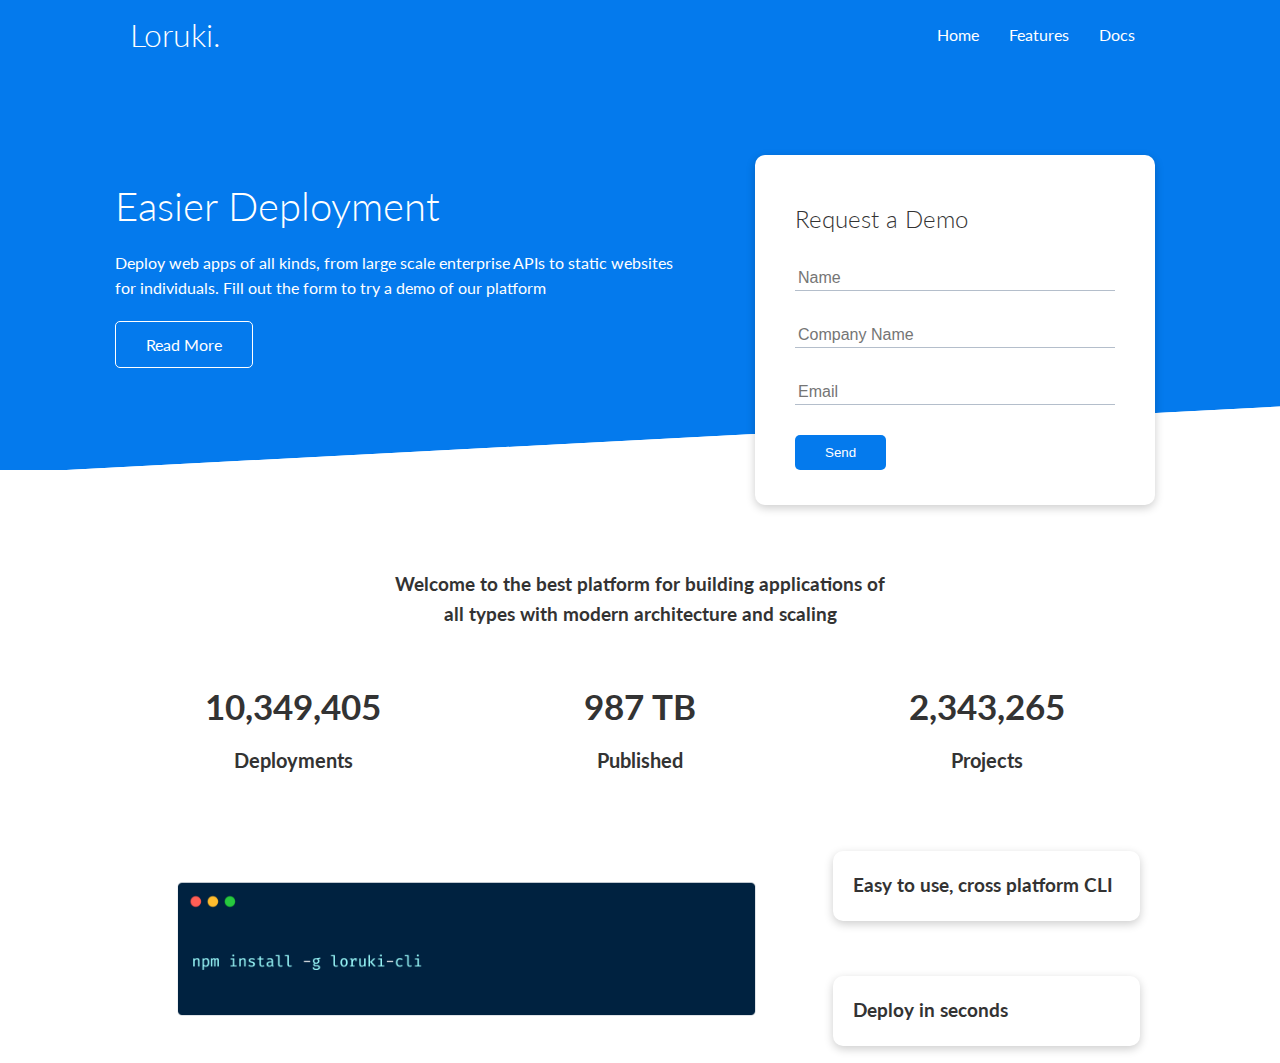
<file: index.html>
<!DOCTYPE html>
<html lang="en">
<head>
  <meta charset="UTF-8">
  <meta http-equiv="X-UA-Compatible" content="IE=edge">
  <meta name="viewport" content="width=device-width, initial-scale=1.0">
  <link rel="stylesheet" href="https://cdnjs.cloudflare.com/ajax/libs/font-awesome/5.15.1/css/all.min.css" integrity="sha512-+4zCK9k+qNFUR5X+cKL9EIR+ZOhtIloNl9GIKS57V1MyNsYpYcUrUeQc9vNfzsWfV28IaLL3i96P9sdNyeRssA==" crossorigin="anonymous" />
  <link rel="stylesheet" type="text/css" href="./css/utilities.css">
  <link rel="stylesheet" type="text/css" href="./css/style.css">
  <title>Loruki | Cloud Hosting For Everyone</title>
</head>
<body>
    <!-- Navbar -->
    <div class="navbar">
      <div class="container flex">
        <h1 class="logo">Loruki.</h1>
        <nav>
          <ul>
            <li><a href="index.html">Home</a></li>
            <li><a href="features.html">Features</a></li>
            <li><a href="docs.html">Docs</a></li>
          </ul>
        </nav>
      </div>
    </div>

    <!-- Showcase -->
    <section class="showcase">
      <div class="container grid">
        <div class="showcase-text">
          <h1>Easier Deployment</h1>
          <p>Deploy web apps of all kinds, from large scale enterprise APIs to static websites for individuals. Fill out the form to try a demo of our platform</p>
          <a href="features.html" class="btn btn-outline">Read More</a>
        </div>

        <div class="showcase-form card">
          <h2>Request a Demo</h2>
          <form>
            <div class="form-control">
              <input type="text" name="name" placeholder="Name" required>
            </div>
            <div class="form-control">
              <input type="text" name="company" placeholder="Company Name" required>
            </div>
            <div class="form-control">
              <input type="email" name="email" placeholder="Email" required>
            </div>
            <input type="submit" value="Send" class="btn btn-primary">
          </form>
        </div>
      </div>
    </section>

    <!-- Stats -->
    <section class="stats">
      <div class="container">
        <h3 class="stats-heading text-center my-1">
          Welcome to the best platform for building applications of all types with modern architecture and scaling
        </h3>
        
        <div class="grid grid-3 text-center my-4">
          <div>
            <i class="fas fa-server fa-3x"></i>
              <h3>10,349,405</h3>
              <p class="text-secondary">Deployments</p>
          </div>
          <div>
            <i class="fas fa-upload fa-3x"></i>
              <h3>987 TB</h3>
              <p class="text-secondary">Published</p>
          </div>
          <div>
            <i class="fas fa-project-diagram fa-3x"></i>
              <h3>2,343,265</h3>
              <p class="text-secondary">Projects</p>
          </div>
        </div>
      </div>
    </section>

    <!-- Cli -->
    <section class="cli">
      <div class="container grid">
        <img src="/images/cli.png" alt="cli">
        <div class="card">
          <h3>Easy to use, cross platform CLI</h3>
        </div>
        <div class="card">
          <h3>Deploy in seconds</h3>
        </div>
      </div>
    </section>
</body>
</html>
</file>
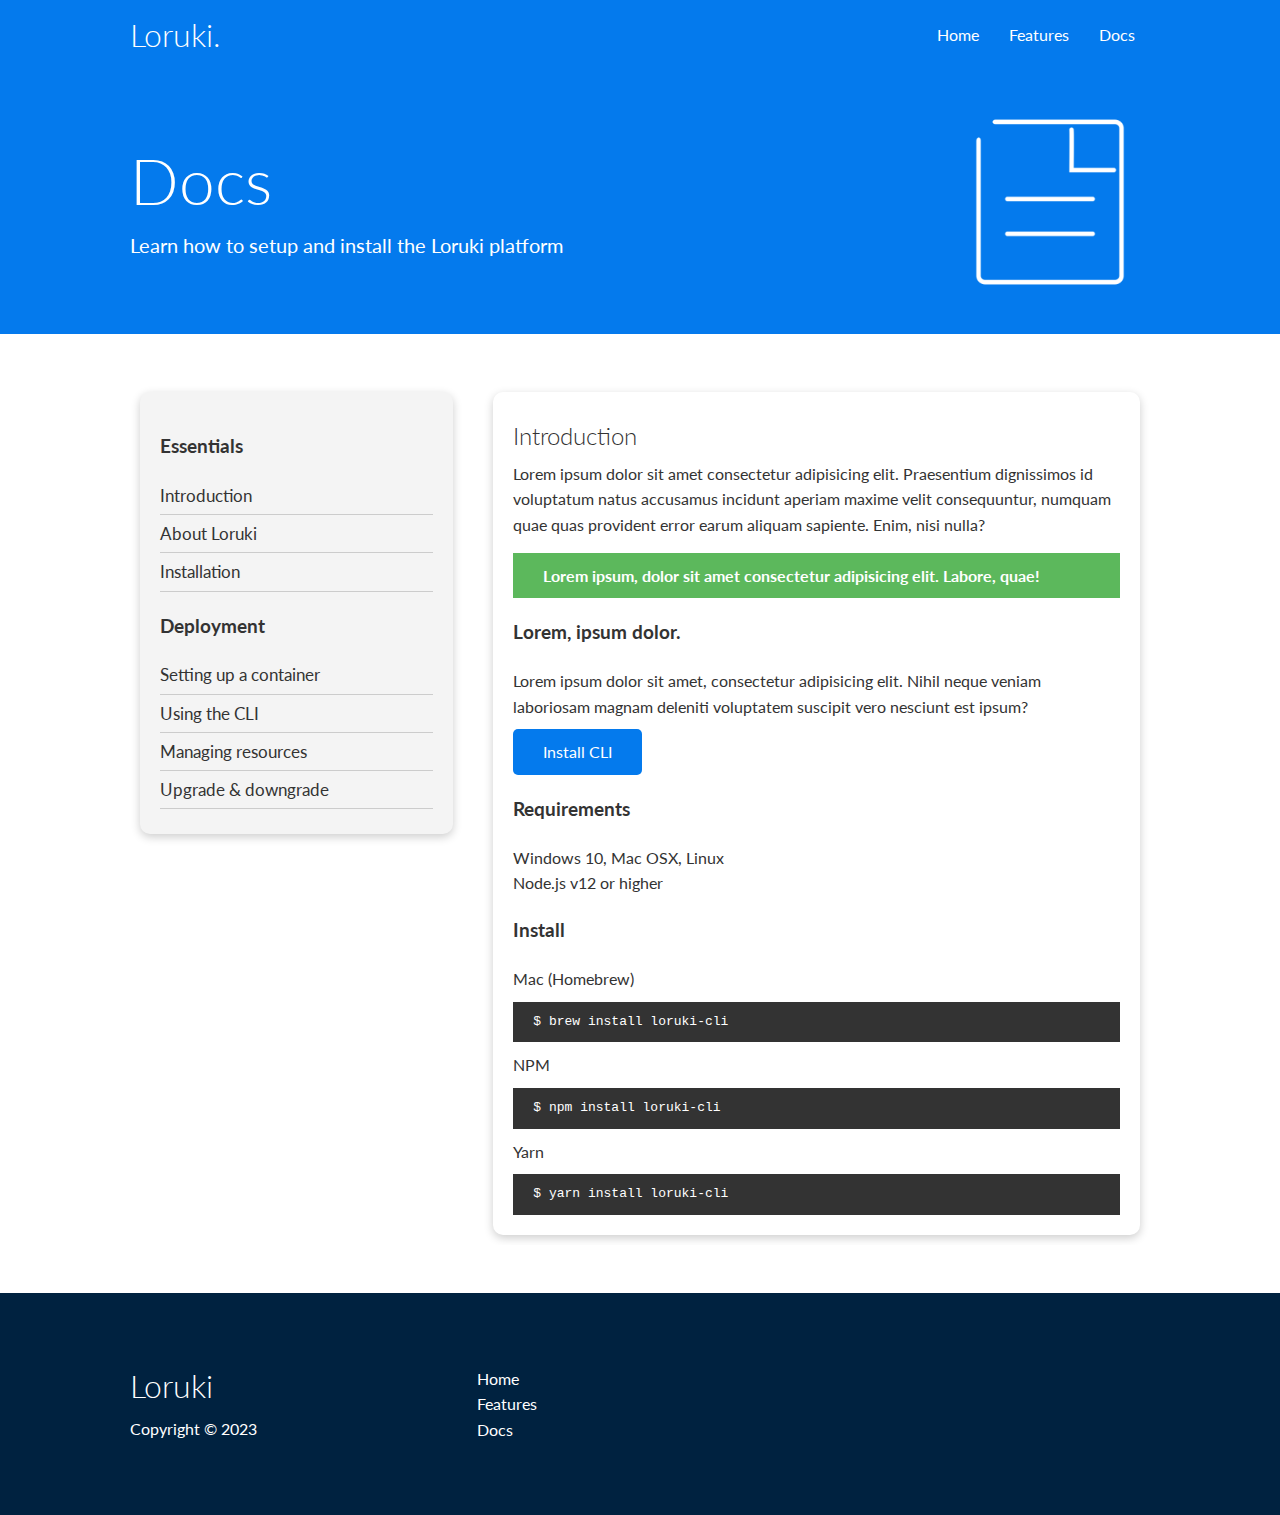
<file: docs.html>
<!DOCTYPE html>
<html lang="en">
<head>
  <meta charset="UTF-8">
  <meta http-equiv="X-UA-Compatible" content="IE=edge">
  <meta name="viewport" content="width=device-width, initial-scale=1.0">
  <link rel="stylesheet" href="https://cdnjs.cloudflare.com/ajax/libs/font-awesome/5.15.1/css/all.min.css" integrity="sha512-+4zCK9k+qNFUR5X+cKL9EIR+ZOhtIloNl9GIKS57V1MyNsYpYcUrUeQc9vNfzsWfV28IaLL3i96P9sdNyeRssA==" crossorigin="anonymous" />
  <link rel="stylesheet" type="text/css" href="./css/utilities.css">
  <link rel="stylesheet" type="text/css" href="./css/style.css">
  <title>Loruki | Cloud Hosting For Everyone</title>
</head>
<body>
    <!-- Navbar -->
    <div class="navbar">
      <div class="container flex">
        <h1 class="logo">Loruki.</h1>
        <nav>
          <ul>
            <li><a href="index.html">Home</a></li>
            <li><a href="features.html">Features</a></li>
            <li><a href="docs.html">Docs</a></li>
          </ul>
        </nav>
      </div>
    </div>

    <!-- Head -->
    <section class="docs-head bg-primary py-3">
      <div class="container grid">
        <div>
          <h1 class="xl">Docs</h1>
          <p class="lead">
            Learn how to setup and install the Loruki platform
          </p>
        </div>
            <img src="./images/docs.png" alt="docs">
        </div>
    </section>
    <!-- Docs main -->
    <section class="docs-main my-4">
      <div class="container grid">
        <div class="card bg-light p-3">
          <h3 class="my-2">Essentials</h3>
          <nav>
            <ul>
              <li><a href="#">Introduction</a></li>
              <li><a href="#">About Loruki</a></li>
              <li><a href="#">Installation</a></li>
            </ul>
          </nav>

          <h3 class="my-2">Deployment</h3>
          <nav>
            <ul>
              <li><a href="#">Setting up a container</a></li>
              <li><a href="#">Using the CLI</a></li>
              <li><a href="#">Managing resources</a></li>
              <li><a href="#">Upgrade & downgrade</a></li>
            </ul>
          </nav>
        </div>

        <div class="card">
          <h2>Introduction</h2>
          <p>Lorem ipsum dolor sit amet consectetur adipisicing elit. Praesentium dignissimos id voluptatum natus accusamus incidunt aperiam maxime velit consequuntur, numquam quae quas provident error earum aliquam sapiente. Enim, nisi nulla?</p>
          <div class="alert alert-success">
            <i class="fas fa-info"></i> Lorem ipsum, dolor sit amet consectetur adipisicing elit. Labore, quae!
          </div>
          <h3>Lorem, ipsum dolor.</h3>
          <p>Lorem ipsum dolor sit amet, consectetur adipisicing elit. Nihil neque veniam laboriosam magnam deleniti voluptatem suscipit vero nesciunt est ipsum?</p>
          <a href="#" class="btn btn-primary">Install CLI</a>

          <h3>Requirements</h3>
          <ul>
            <li>Windows 10, Mac OSX, Linux</li>
            <li>Node.js v12 or higher</li>
          </ul>

          <h3>Install</h3>
          <p>Mac (Homebrew)</p>
          <pre><code>$ brew install loruki-cli</code></pre>
          <p>NPM</p>
          <pre><code>$ npm install loruki-cli</code></pre>
          <p>Yarn</p>
          <pre><code>$ yarn install loruki-cli</code></pre>

        </div>
      </div>
    </section>


    <!-- Footer -->
    <footer class="footer bg-dark py-5">
      <div class="container grid grid-3">
        <div>
          <h1>Loruki</h1>
          <p>Copyright &copy; 2023</p>
        </div>
        <nav>
          <ul>
            <li><a href="index.html">Home</a></li>
            <li><a href="features.html">Features</a></li>
            <li><a href="docs.html">Docs</a></li>
          </ul>
        </nav>
        <div class="social">
          <a href="#"><i class="fab fa-github fa-2x"></i></a>
          <a href="#"><i class="fab fa-facebook fa-2x"></i></a>
          <a href="#"><i class="fab fa-instagram fa-2x"></i></a>
          <a href="#"><i class="fab fa-twitter fa-2x"></i></a>
        </div>
      </div>
    </footer>

</body>
</html>
</file>
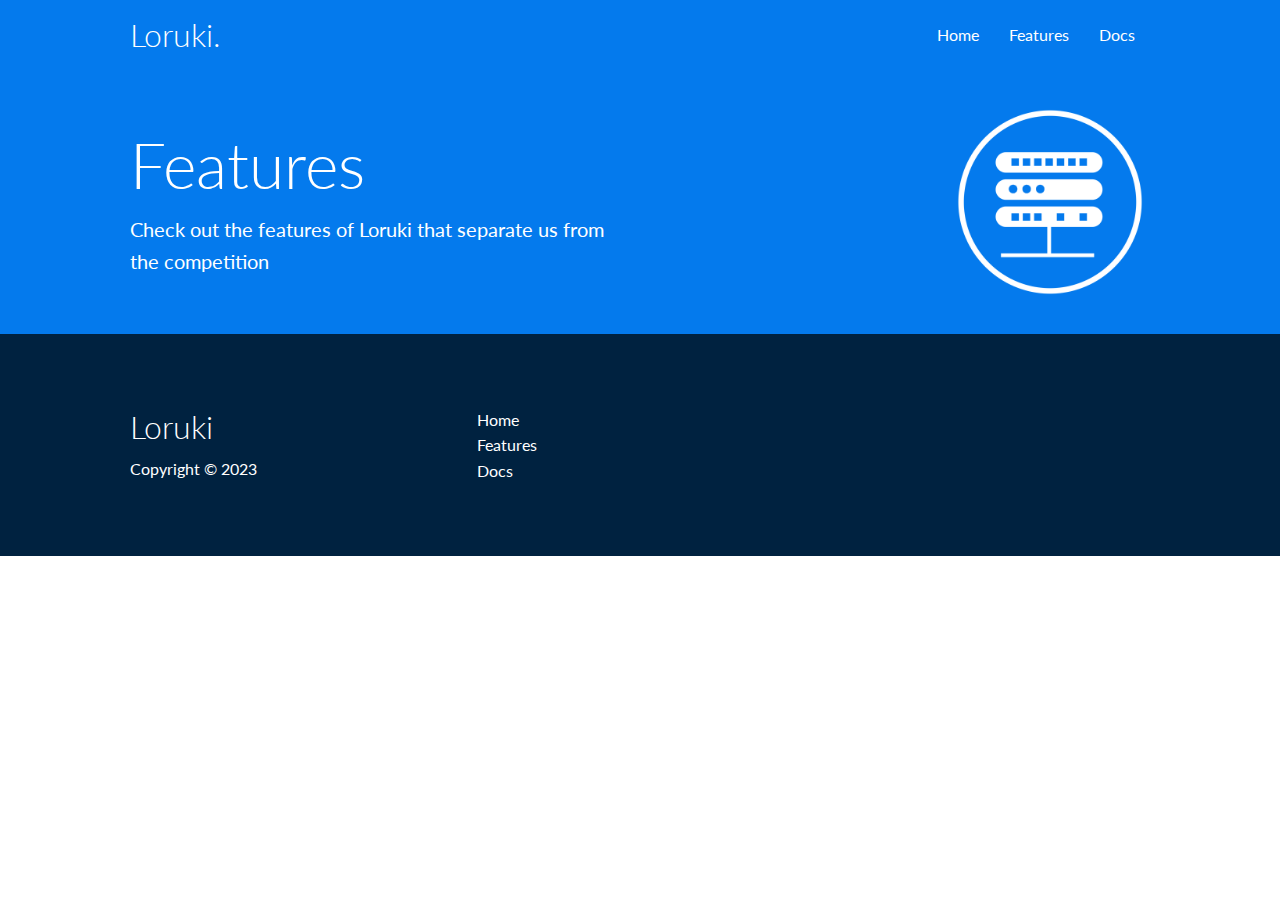
<file: features.html>
<!DOCTYPE html>
<html lang="en">
<head>
  <meta charset="UTF-8">
  <meta http-equiv="X-UA-Compatible" content="IE=edge">
  <meta name="viewport" content="width=device-width, initial-scale=1.0">
  <link rel="stylesheet" href="https://cdnjs.cloudflare.com/ajax/libs/font-awesome/5.15.1/css/all.min.css" integrity="sha512-+4zCK9k+qNFUR5X+cKL9EIR+ZOhtIloNl9GIKS57V1MyNsYpYcUrUeQc9vNfzsWfV28IaLL3i96P9sdNyeRssA==" crossorigin="anonymous" />
  <link rel="stylesheet" type="text/css" href="./css/utilities.css">
  <link rel="stylesheet" type="text/css" href="./css/style.css">
  <title>Loruki | Cloud Hosting For Everyone</title>
</head>
<body>
    <!-- Navbar -->
    <div class="navbar">
      <div class="container flex">
        <h1 class="logo">Loruki.</h1>
        <nav>
          <ul>
            <li><a href="index.html">Home</a></li>
            <li><a href="features.html">Features</a></li>
            <li><a href="docs.html">Docs</a></li>
          </ul>
        </nav>
      </div>
    </div>

    <!-- Head -->
    <section class="features-head bg-primary py-3">
      <div class="container grid">
        <div>
          <h1 class="xl">Features</h1>
          <p class="lead">
            Check out the features of Loruki that separate us from the competition
          </p>
        </div>
        <img src="images/server.png" alt="server">
      </div>
    </section>

    <!-- Footer -->
    <footer class="footer bg-dark py-5">
      <div class="container grid grid-3">
        <div>
          <h1>Loruki</h1>
          <p>Copyright &copy; 2023</p>
        </div>
        <nav>
          <ul>
            <li><a href="index.html">Home</a></li>
            <li><a href="features.html">Features</a></li>
            <li><a href="docs.html">Docs</a></li>
          </ul>
        </nav>
        <div class="social">
          <a href="#"><i class="fab fa-github fa-2x"></i></a>
          <a href="#"><i class="fab fa-facebook fa-2x"></i></a>
          <a href="#"><i class="fab fa-instagram fa-2x"></i></a>
          <a href="#"><i class="fab fa-twitter fa-2x"></i></a>
        </div>
      </div>
    </footer>

</body>
</html>
</file>
<file: css/utilities.css>
.container {
  max-width: 1100px;
  margin: 0 auto;
  overflow: auto;
  padding: 0 40px;
}

.card {
  background-color: #fff;
  color: #333;
  border-radius: 10px;
  box-shadow: 0 3px 10px rgba(0, 0, 0, 0.2);
  padding: 20px;
  margin: 10px;
}

.btn {
  display: inline-block;
  padding: 10px 30px;
  cursor: pointer;
  background: var(--primary-color);
  color: #fff;
  border: none;
  border-radius: 5px;
}

.btn-outline {
  background-color: transparent;
  border: 1px solid #fff;
}

.btn:hover {
  transform: scale(0.98);
}

/* Backgrounds & colored buttons */
.bg-primary,
.btn-primary {
  background-color: var(--primary-color);
  color: #fff;
}

.bg-secondary,
.btn-secondary {
  background-color: var(--secondary-color);
  color: #fff;
}

.bg-dark,
.btn-dark {
  background-color: var(--dark-color);
  color: #fff;
}

.bg-primary a,
.btn-primary a,
.bg-secondary a,
.btn-secondary a,
.bg-dark a,
.btn-dark a {
  color: #fff;
}

.bg-light,
.btn-light {
  background-color: var(--light-color);
  color: #333;
}

/* Text sizes */
.lead {
  font-size: 20px;
}

.sm {
  font-size: 1rem;
}

.md {
  font-size: 2rem;
}

.lg {
  font-size: 3rem;
}

.xl {
  font-size: 4rem;
}

.text-center {
  text-align: center;
}

/* Alert */
.alert {
  background-color: var(--light-color);
  padding: 10px 20px;
  font-weight: bold;
  margin: 15px 0;
}

.alert i {
  margin-right: 10px;
}

.alert-success {
  background-color: var(--success-color);
  color: #fff;
}

.alert-error {
  background-color: var(--error-color);
  color: #fff;
}

.flex {
  display: flex;
  justify-content: center;
  align-items: center;
  height: 100%;
}

.grid {
  display: grid;
  grid-template-columns: repeat(2, 1fr);
  gap: 20px;
  justify-content: center;
  align-items: center;
  height: 100%;
}

.grid-3 {
  grid-template-columns: repeat(3, 1fr);
}

/* Margin */
.my-1 {
  margin: 1rem 0;
}

.my-2 {
  margin: 1.5rem 0;
}

.my-3 {
  margin: 2rem 0;
}

.my-4 {
  margin: 3rem 0;
}

.my-5 {
  margin: 4rem 0;
}

.m-1 {
  margin: 1rem;
}

.m-2 {
  margin: 1.5rem;
}

.m-3 {
  margin: 2rem;
}

.m-4 {
  margin: 3rem;
}

.m-5 {
  margin: 4rem;
}

/* Padding */
.py-1 {
  padding: 1rem 0;
}

.py-2 {
  padding: 1.5rem 0;
}

.py-3 {
  padding: 2rem 0;
}

.py-4 {
  padding: 3rem 0;
}

.py-5 {
  padding: 4rem 0;
}

.p-1 {
  padding: 1rem;
}

.p-12 {
  padding: 1.5rem;
}

.p-13 {
  padding: 2rem;
}

.p-14 {
  padding: 3rem;
}

.p-15 {
  padding: 4rem;
}
</file>
<file: css/style.css>
@import url('https://fonts.googleapis.com/css2?family=Lato:wght@300&display=swap');

:root {
  --primary-color: #047aed;
  --secondary-color: #1c3fa8;
  --dark-color: #002240;
  --light-color: #f4f4f4;
  --success-color: #5cb85c;
  --error-color: #d9534f;
}

* {
  margin: 0;
  padding: 0;
  box-sizing: border-box;
}

body {
  font-family: 'Lato', sans-serif;
  color: #333;
  line-height: 1.6;
}

ul {
  list-style: none;
}

a {
  text-decoration: none;
  color: #333;
}

h1, h2 {
  font-weight: 300;
  line-height: 1.2;
  margin: 10px 0;
}

p {
  margin: 10px 0;
}

img {
  width: 100%;
}

code, pre {
  background: #333;
  color: #fff;
  padding: 10px;
}

/* Navbar */

.navbar {
  background-color: var(--primary-color);
  color: #fff;
  height: 70px;
}

.navbar ul {
  display: flex;
}

.navbar a {
  color: #fff;
  padding: 10px;
  margin: 0 5px;
  
}

.navbar a:hover {
  border-bottom: 2px #fff solid;
}

.navbar .flex {
  justify-content: space-between;
}

/* Showcase */

.showcase {
  height: 400px;
  background-color: var(--primary-color);
  color: #fff;
  position: relative;
}

.showcase h1 {
  font-size: 40px;
}

.showcase p {
  margin: 20px 0;
}

.showcase .grid {
  overflow: visible;
  grid-template-columns: 55% 45%;
  gap: 30px;
}

.showcase-text {
  animation: slideInFromLeft 1s ease-in;
}

.showcase-form {
  position: relative;
  top: 60px;
  height: 350px;
  width: 400px;
  padding: 40px;
  z-index: 100;
  justify-self: flex-end ;
  animation: slideInFromRight 1s ease-in;
}

.showcase-form .form-control {
  margin: 30px 0;
}

.showcase-form input[type='text'],
.showcase-form input[type='email'] {
  border: 0;
  border-bottom: 1px solid #b4becb;
  width: 100%;
  padding: 3px;
  font-size: 16px;
}

.showcase-form input:focus {
  outline: none;
}

.showcase::before,
.showcase::after {
  content: '';
  position: absolute;
  height: 100px;
  bottom: -70px;
  right: 0;
  left: 0;
  background: #fff;
  transform: skewY(-3deg);
  -webkit-transform: skewY(-3deg);
  -moz-transform: skewY(-3deg);
  -ms-transform: skewY(-3deg);
}

/* Stats */

.stats {
  padding-top: 100px;
  animation: slideInFromBottom 1s ease-in;
}

.stats-heading {
  max-width: 500px;
  margin: auto;
}

.stats .grid h3 {
  font-size: 35px;
}

.stats .grid p {
  font-size: 20px;
  font-weight: bold;
}

/* Cli */

.cli .grid {
  grid-template-columns: repeat(3, 1fr);
  grid-template-rows: repeat(2, 1fr);
}

.cli .grid > *:first-child {
  grid-column: 1 /span 2;
  grid-row: 1 / span 2;
}

/* Cloud */
.cloud .grid {
  grid-template-columns: 4fr 3fr; 
}

/* Languages */

.languages .flex {
  flex-wrap: wrap;
}

.languages .card {
  text-align: center;
  margin: 18px 10px 40px;
  transition: transform 0.2s ease-in;
}

.languages .card h4 {
  font-size: 20px;
  margin-bottom: 10px;
}

.languages .card:hover {
  transform: translateY(-15px);
}

/* ----- Features ----- */
.features-head img, .docs-head img {
  width: 200px;
  justify-self: flex-end;
}
.features-sub-head img {
  width: 300px;
  justify-self: flex-end;
}

.features-main .card > i {
  margin-right: 20px;
}

.features-main .grid {
  padding: 30px; 
}

.features-main .grid > *:first-child {
  grid-column: 1 / span 3;
}
.features-main .grid > *:nth-child(2) {
  grid-column: 1 / span 2;
}

/* Docs */
.docs-main h3 {
  margin: 20px 0;
}

.docs-main .grid {
  grid-template-columns: 1fr 2fr;
  align-items: flex-start;
}
.docs-main nav li {
  font-size: 17px;
  padding-bottom: 5px;
  margin-bottom: 5px;
  border-bottom: 1px solid #ccc;
}
.docs-main a:hover {
  font-weight: bold;
}
/* Footer */

.footer .social a {
  margin: 0 10px;
}

/* Animations */
@keyframes slideInFromLeft {
  0% {
    transform: translateX(-100%);
  }
  100% {
    transform: translateX(0);
  }
}

@keyframes slideInFromRight {
  0% {
    transform: translateX(100%);
  }
  100% {
    transform: translateX(0);
  }
}

@keyframes slideInFromTop {
  0% {
    transform: translateY(-100%);
  }
  100% {
    transform: translateX(0);
  }
}

@keyframes slideInFromBottom {
  0% {
    transform: translateY(100%);
  }
  100% {
    transform: translateX(0);
  }
}

/*------- Media --------*/

/* Tablets and under */
@media(max-width: 768px) {
  .grid,
  .showcase .grid,
  .stats .grid,
  .cli .grid,
  .cloud .grid,
  .features-main .grid,
  .docs-main .grid {
    grid-template-columns: 1fr;
    grid-template-rows: 1fr;
}

.showcase {
  height: auto;
}

.showcase-text {
  text-align: center;
  margin-top: 40px;
  animation: slideInFromTop 1s ease-in;
}

.showcase-form {
  justify-self: center;
  margin: auto;
  animation: slideInFromBottom 1s ease-in;
}

.cli .grid > *:first-child {
  grid-column: 1;
  grid-row: 1;
}

.features-head,
.features-sub-head,
.docs-head {
  text-align: center;
}

.features-head img,
.features-sub-head img,
.docs-head img {
  justify-self: center;
}

.features-main .grid > *:first-child,
.features-main .grid > *:nth-child(2) {
  grid-column: 1;
}
}

/* Mobile */
@media(max-width: 500px) {
  .navbar {
    height: 110px;
  }

  .navbar .flex {
    flex-direction: column;
  }

  .navbar ul {
    padding: 10px;
    background-color: rgba(0, 0, 0, 0.1)
  }
}
</file>
